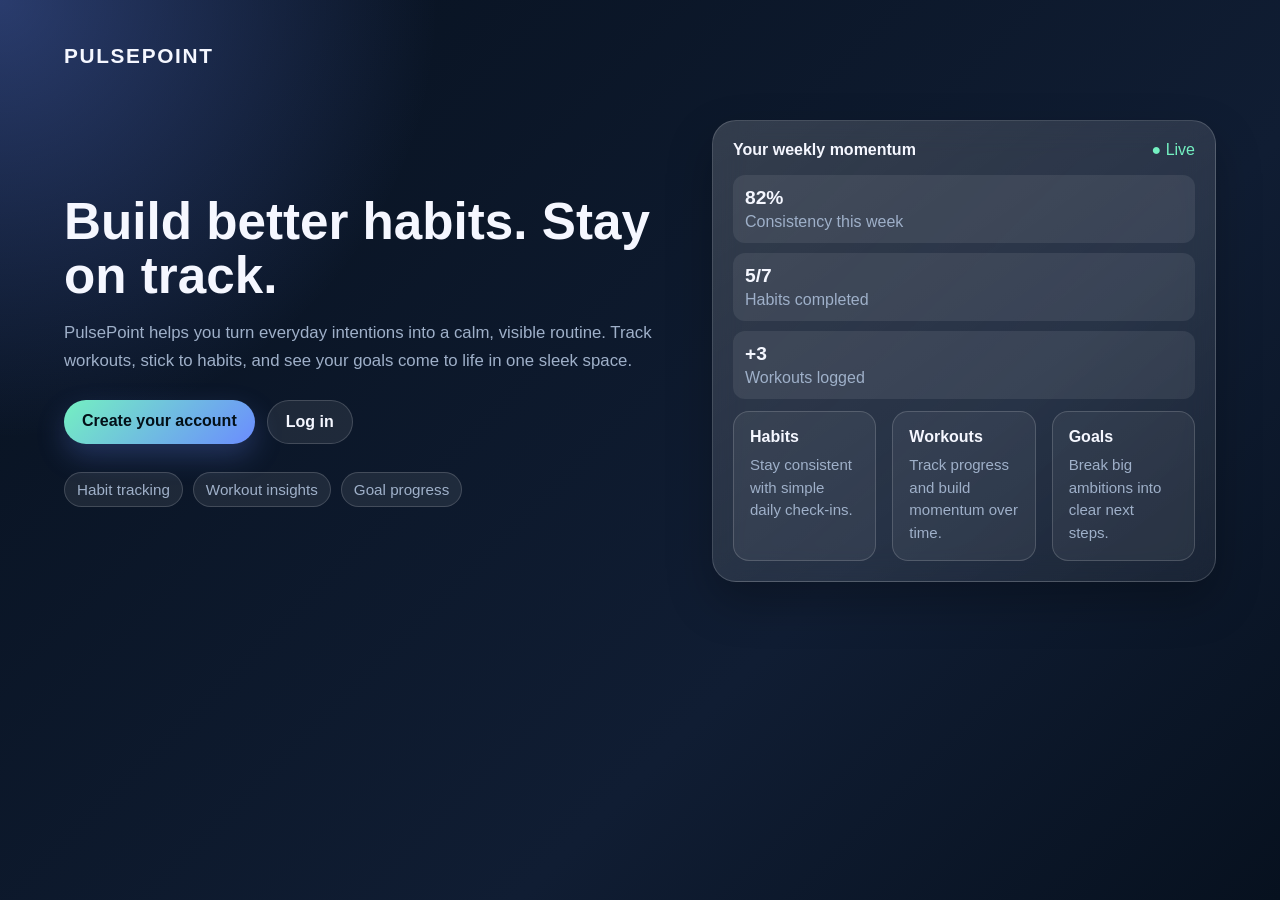
<file: frontend/index.html>
<!DOCTYPE html>
<html lang="en">
<head>
    <meta charset="UTF-8" />
    <meta name="viewport" content="width=device-width, initial-scale=1.0" />
    <title>PulsePoint | Elevate Your Routine</title>
    <style>
        :root {
            --bg: #07111f;
            --panel: rgba(255, 255, 255, 0.08);
            --text: #f5f7ff;
            --muted: #9fb0c9;
            --accent: #74f0c1;
            --accent-2: #6b8cff;
            --border: rgba(255, 255, 255, 0.16);
        }

        * {
            box-sizing: border-box;
        }

        body {
            margin: 0;
            font-family: "Inter", "Segoe UI", Roboto, sans-serif;
            color: var(--text);
            background:
                radial-gradient(circle at top left, rgba(107, 140, 255, 0.35), transparent 28%),
                linear-gradient(135deg, var(--bg), #101d33 65%, #07111f);
            min-height: 100vh;
        }

        .page {
            max-width: 1200px;
            margin: 0 auto;
            padding: 32px 24px 56px;
        }

        .nav {
            display: flex;
            justify-content: space-between;
            align-items: center;
            padding: 12px 0 28px;
        }

        .brand {
            font-size: 1.3rem;
            font-weight: 700;
            letter-spacing: 0.08em;
            text-transform: uppercase;
        }

        .nav-links a {
            color: var(--text);
            text-decoration: none;
            margin-left: 18px;
            opacity: 0.85;
        }

        .hero {
            display: grid;
            grid-template-columns: 1.1fr 0.9fr;
            gap: 32px;
            align-items: center;
            padding: 24px 0 40px;
        }

        .hero-copy h1 {
            font-size: clamp(2.2rem, 4vw, 3.6rem);
            line-height: 1.05;
            margin: 0 0 16px;
        }

        .hero-copy p {
            font-size: 1.05rem;
            color: var(--muted);
            line-height: 1.7;
            margin: 0 0 24px;
            max-width: 620px;
        }

        .actions {
            display: flex;
            flex-wrap: wrap;
            gap: 12px;
            margin-bottom: 28px;
        }

        .btn {
            display: inline-block;
            padding: 12px 18px;
            border-radius: 999px;
            font-weight: 600;
            text-decoration: none;
            transition: transform 180ms ease, box-shadow 180ms ease;
        }

        .btn:hover {
            transform: translateY(-2px);
        }

        .btn-primary {
            background: linear-gradient(135deg, var(--accent), var(--accent-2));
            color: #031018;
            box-shadow: 0 12px 28px rgba(107, 140, 255, 0.25);
        }

        .btn-secondary {
            color: var(--text);
            background: rgba(255, 255, 255, 0.08);
            border: 1px solid var(--border);
        }

        .pill-row {
            display: flex;
            flex-wrap: wrap;
            gap: 10px;
        }

        .pill {
            padding: 8px 12px;
            border-radius: 999px;
            background: rgba(255, 255, 255, 0.08);
            border: 1px solid var(--border);
            color: var(--muted);
            font-size: 0.95rem;
        }

        .preview-card {
            background: linear-gradient(145deg, rgba(255,255,255,0.16), rgba(255,255,255,0.06));
            border: 1px solid var(--border);
            border-radius: 24px;
            padding: 20px;
            backdrop-filter: blur(16px);
            box-shadow: 0 20px 45px rgba(0, 0, 0, 0.25);
        }

        .preview-top {
            display: flex;
            justify-content: space-between;
            align-items: center;
            margin-bottom: 16px;
        }

        .mini-stat {
            background: rgba(255,255,255,0.08);
            border-radius: 12px;
            padding: 12px;
            margin-bottom: 10px;
        }

        .mini-stat strong {
            display: block;
            font-size: 1.2rem;
            margin-bottom: 4px;
        }

        .feature-grid {
            display: grid;
            grid-template-columns: repeat(3, minmax(0, 1fr));
            gap: 16px;
            margin-top: 12px;
        }

        .feature-card {
            background: rgba(255,255,255,0.06);
            border: 1px solid var(--border);
            border-radius: 16px;
            padding: 16px;
        }

        .feature-card h3 {
            margin: 0 0 8px;
            font-size: 1rem;
        }

        .feature-card p {
            margin: 0;
            color: var(--muted);
            font-size: 0.94rem;
            line-height: 1.5;
        }

        @media (max-width: 860px) {
            .hero {
                grid-template-columns: 1fr;
            }

            .feature-grid {
                grid-template-columns: 1fr;
            }
        }
    </style>
</head>
<body>
    <div class="page">
        <nav class="nav">
            <div class="brand">PulsePoint</div>
        </nav>

        <section class="hero">
            <div class="hero-copy">
                <h1>Build better habits. Stay on track.</h1>
                <p>PulsePoint helps you turn everyday intentions into a calm, visible routine. Track workouts, stick to habits, and see your goals come to life in one sleek space.</p>

                <div class="actions">
                    <a class="btn btn-primary" href="accounts">Create your account</a>
                    <a class="btn btn-secondary" href="login">Log in</a>
                </div>

                <div class="pill-row">
                    <span class="pill">Habit tracking</span>
                    <span class="pill">Workout insights</span>
                    <span class="pill">Goal progress</span>
                </div>
            </div>

            <div class="preview-card">
                <div class="preview-top">
                    <strong>Your weekly momentum</strong>
                    <span style="color: var(--accent);">● Live</span>
                </div>

                <div class="mini-stat">
                    <strong>82%</strong>
                    <span style="color: var(--muted);">Consistency this week</span>
                </div>
                <div class="mini-stat">
                    <strong>5/7</strong>
                    <span style="color: var(--muted);">Habits completed</span>
                </div>
                <div class="mini-stat">
                    <strong>+3</strong>
                    <span style="color: var(--muted);">Workouts logged</span>
                </div>

                <div class="feature-grid">
                    <div class="feature-card">
                        <h3>Habits</h3>
                        <p>Stay consistent with simple daily check-ins.</p>
                    </div>
                    <div class="feature-card">
                        <h3>Workouts</h3>
                        <p>Track progress and build momentum over time.</p>
                    </div>
                    <div class="feature-card">
                        <h3>Goals</h3>
                        <p>Break big ambitions into clear next steps.</p>
                    </div>
                </div>
            </div>
        </section>
    </div>
</body>
</html>
</file>
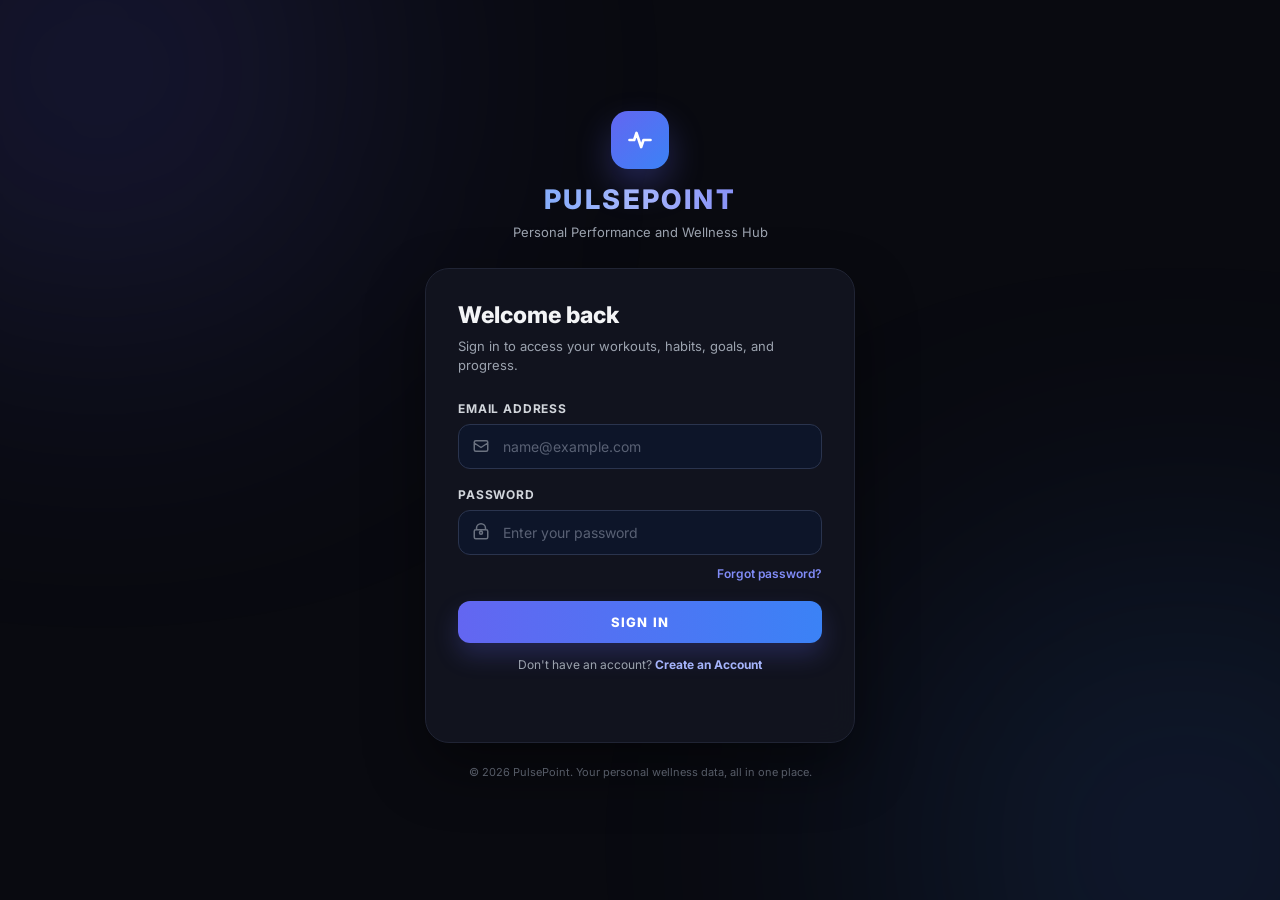
<file: frontend/login.html>
<!DOCTYPE html>
<html lang="en">
<head>
    <meta charset="UTF-8">
    <meta name="viewport" content="width=device-width, initial-scale=1.0">
    <title>PulsePoint Login</title>
    <link
        href="https://fonts.googleapis.com/css2?family=Inter:wght@400;500;600;700;800&display=swap"
        rel="stylesheet"
    >
    <style>
        :root {
            --background: #090a10;
            --panel: rgba(19, 21, 32, 0.92);
            --panel-border: #202434;
            --input-background: #0d1529;
            --input-border: #2a344e;
            --text-main: #f3f4f6;
            --text-muted: #9ca3af;
            --indigo: #6366f1;
            --blue: #3b82f6;
            --green: #10b981;
            --red: #f87171;
        }
        * {
            box-sizing: border-box;
        }
        body {
            min-height: 100vh;
            margin: 0;
            font-family: "Inter", sans-serif;
            color: var(--text-main);
            background: var(--background);
            display: flex;
            align-items: center;
            justify-content: center;
            padding: 24px;
            position: relative;
            overflow: hidden;
        }
        .ambient-glow {
            position: fixed;
            border-radius: 50%;
            pointer-events: none;
            filter: blur(140px);
        }
        .ambient-glow-left {
            width: 500px;
            height: 500px;
            top: -180px;
            left: -150px;
            background: rgba(99, 102, 241, 0.18);
        }
        .ambient-glow-right {
            width: 550px;
            height: 550px;
            right: -180px;
            bottom: -220px;
            background: rgba(59, 130, 246, 0.15);
        }
        .login-container {
            width: 100%;
            max-width: 430px;
            position: relative;
            z-index: 2;
        }
        .brand-area {
            text-align: center;
            margin-bottom: 28px;
        }
        .brand-icon {
            width: 58px;
            height: 58px;
            margin: 0 auto 14px;
            border-radius: 17px;
            display: flex;
            align-items: center;
            justify-content: center;
            background: linear-gradient(135deg, var(--indigo), var(--blue));
            box-shadow: 0 16px 35px rgba(99, 102, 241, 0.3);
        }
        .brand-icon svg {
            width: 28px;
            height: 28px;
        }
        .brand-name {
            margin: 0;
            font-size: 27px;
            font-weight: 800;
            letter-spacing: 0.09em;
            background: linear-gradient(
                to right,
                #60a5fa,
                #a5b4fc,
                var(--indigo)
            );
            -webkit-background-clip: text;
            background-clip: text;
            color: transparent;
        }
        .brand-subtitle {
            margin: 8px 0 0;
            color: var(--text-muted);
            font-size: 13px;
        }
        .login-card {
            padding: 32px;
            border: 1px solid var(--panel-border);
            border-radius: 24px;
            background: var(--panel);
            backdrop-filter: blur(14px);
            box-shadow: 0 25px 60px rgba(0, 0, 0, 0.45);
        }
        .login-card h2 {
            margin: 0;
            font-size: 23px;
            font-weight: 800;
        }
        .login-description {
            margin: 8px 0 25px;
            color: var(--text-muted);
            font-size: 13px;
            line-height: 1.5;
        }
        .form-group {
            margin-bottom: 18px;
            text-align: left;
        }
        .form-group label {
            display: block;
            margin-bottom: 8px;
            color: #d1d5db;
            font-size: 12px;
            font-weight: 700;
            text-transform: uppercase;
            letter-spacing: 0.07em;
        }
        .input-wrapper {
            position: relative;
        }
        .input-wrapper svg {
            position: absolute;
            top: 50%;
            left: 14px;
            width: 18px;
            height: 18px;
            color: #6b7280;
            transform: translateY(-50%);
            pointer-events: none;
        }
        input {
            width: 100%;
            padding: 13px 15px 13px 44px;
            border: 1px solid var(--input-border);
            border-radius: 12px;
            background: var(--input-background);
            color: #ffffff;
            font-family: inherit;
            font-size: 14px;
            outline: none;
            transition:
                border-color 0.2s ease,
                box-shadow 0.2s ease;
        }
        input::placeholder {
            color: #596174;
        }
        input:focus {
            border-color: rgba(99, 102, 241, 0.9);
            box-shadow: 0 0 0 3px rgba(99, 102, 241, 0.13);
        }
        .password-actions {
            display: flex;
            align-items: center;
            justify-content: flex-end;
            margin-top: -7px;
            margin-bottom: 20px;
        }
        .text-button {
            padding: 0;
            border: none;
            background: none;
            color: #818cf8;
            font-family: inherit;
            font-size: 12px;
            font-weight: 600;
            cursor: pointer;
        }
        .text-button:hover {
            color: #a5b4fc;
            text-decoration: underline;
        }
        .login-button {
            width: 100%;
            padding: 13px 18px;
            border: none;
            border-radius: 12px;
            background: linear-gradient(
                to right,
                var(--indigo),
                var(--blue)
            );
            color: #ffffff;
            font-family: inherit;
            font-size: 13px;
            font-weight: 800;
            text-transform: uppercase;
            letter-spacing: 0.08em;
            cursor: pointer;
            box-shadow: 0 12px 25px rgba(99, 102, 241, 0.23);
            transition:
                transform 0.2s ease,
                opacity 0.2s ease;
        }
        .login-button:hover {
            transform: translateY(-1px);
            opacity: 0.93;
        }
        .login-button:disabled {
            opacity: 0.55;
            cursor: not-allowed;
            transform: none;
        }
        .message {
            min-height: 20px;
            margin: 18px 0 0;
            text-align: center;
            font-size: 13px;
        }
        .message.success {
            color: var(--green);
        }
        .message.error {
            color: var(--red);
        }
        .signup-prompt {
            margin: 14px 0 0;
            text-align: center;
            color: var(--text-muted);
            font-size: 12px;
        }
        .signup-link {
            color: #a5b4fc;
            font-weight: 700;
            text-decoration: none;
        }
        .signup-link:hover {
            color: #c7d2fe;
            text-decoration: underline;
        }
        .footer-text {
            margin-top: 22px;
            text-align: center;
            color: #6b7280;
            font-size: 11px;
        }
        /* Forgot-password modal */
        .modal-overlay {
            position: fixed;
            inset: 0;
            z-index: 20;
            padding: 24px;
            background: rgba(3, 5, 10, 0.78);
            backdrop-filter: blur(7px);
            display: none;
            align-items: center;
            justify-content: center;
        }
        .modal-overlay.visible {
            display: flex;
        }
        .modal-card {
            width: 100%;
            max-width: 410px;
            padding: 28px;
            border: 1px solid var(--panel-border);
            border-radius: 20px;
            background: #131520;
            box-shadow: 0 25px 70px rgba(0, 0, 0, 0.55);
        }
        .modal-header {
            display: flex;
            align-items: flex-start;
            justify-content: space-between;
            gap: 15px;
            margin-bottom: 22px;
        }
        .modal-header h3 {
            margin: 0;
            font-size: 19px;
        }
        .modal-header p {
            margin: 7px 0 0;
            color: var(--text-muted);
            font-size: 12px;
            line-height: 1.5;
        }
        .close-button {
            padding: 2px;
            border: none;
            background: none;
            color: var(--text-muted);
            font-size: 25px;
            cursor: pointer;
        }
        .close-button:hover {
            color: white;
        }
        .modal-actions {
            display: flex;
            gap: 10px;
            margin-top: 22px;
        }
        .secondary-button,
        .recovery-button {
            flex: 1;
            padding: 11px;
            border-radius: 11px;
            font-family: inherit;
            font-size: 12px;
            font-weight: 700;
            cursor: pointer;
        }
        .secondary-button {
            border: 1px solid #374151;
            background: transparent;
            color: #d1d5db;
        }
        .recovery-button {
            border: none;
            background: linear-gradient(
                to right,
                var(--indigo),
                var(--blue)
            );
            color: #ffffff;
        }
        @media (max-width: 500px) {
            .login-card {
                padding: 25px 20px;
            }
            .modal-actions {
                flex-direction: column-reverse;
            }
        }
    </style>
</head>
<body>
    <div class="ambient-glow ambient-glow-left"></div>
    <div class="ambient-glow ambient-glow-right"></div>
    <main class="login-container">
        <div class="brand-area">
            <div class="brand-icon">
                <svg
                    fill="none"
                    stroke="white"
                    viewBox="0 0 24 24"
                    aria-hidden="true"
                >
                    <path
                        stroke-linecap="round"
                        stroke-linejoin="round"
                        stroke-width="2.3"
                        d="M3 12h4l2-6 4 12 2-6h6"
                    ></path>
                </svg>
            </div>
            
            <h1 class="brand-name">PULSEPOINT</h1>
            <p class="brand-subtitle">
                Personal Performance and Wellness Hub
            </p>
        </div>
        <section class="login-card">
            <h2>Welcome back</h2>
            <p class="login-description">
                Sign in to access your workouts, habits, goals, and progress.
            </p>
            <form id="loginForm">
                <div class="form-group">
                    <label for="email">Email address</label>
                    <div class="input-wrapper">
                        <svg
                            fill="none"
                            stroke="currentColor"
                            viewBox="0 0 24 24"
                        >
                            <path
                                stroke-linecap="round"
                                stroke-linejoin="round"
                                stroke-width="2"
                                d="M3 8l9 6 9-6M5 19h14a2 2 0 002-2V7a2 2 0 00-2-2H5a2 2 0 00-2 2v10a2 2 0 002 2z"
                            ></path>
                        </svg>
                        <input
                            type="email"
                            id="email"
                            placeholder="name@example.com"
                            autocomplete="email"
                            required
                        >
                    </div>
                </div>
                <div class="form-group">
                    <label for="password">Password</label>
                    <div class="input-wrapper">
                        <svg
                            fill="none"
                            stroke="currentColor"
                            viewBox="0 0 24 24"
                        >
                            <path
                                stroke-linecap="round"
                                stroke-linejoin="round"
                                stroke-width="2"
                                d="M12 11c1.105 0 2 .895 2 2s-.895 2-2 2-2-.895-2-2 .895-2 2-2zm6-2V7a6 6 0 10-12 0v2m-1 0h14a2 2 0 012 2v8a2 2 0 01-2 2H5a2 2 0 01-2-2v-8a2 2 0 012-2z"
                            ></path>
                        </svg>
                        <input
                            type="password"
                            id="password"
                            placeholder="Enter your password"
                            autocomplete="current-password"
                            required
                        >
                    </div>
                </div>
                <div class="password-actions">
                    <button
                        type="button"
                        class="text-button"
                        onclick="openRecoveryModal()"
                    >
                        Forgot password?
                    </button>
                </div>
                <button
                    type="submit"
                    id="loginButton"
                    class="login-button"
                >
                    Sign in
                </button>
                <p class="signup-prompt">
                    Don't have an account?
                    <a href="/accounts" class="signup-link">Create an Account</a>
                </p>
                <p id="message" class="message" role="status"></p>
            </form>
        </section>
        <p class="footer-text">
            © 2026 PulsePoint. Your personal wellness data, all in one place.
        </p>
    </main>
    <!-- Forgot-password modal -->
    <div
        id="recoveryModal"
        class="modal-overlay"
        role="dialog"
        aria-modal="true"
        aria-labelledby="recoveryTitle"
    >
        <div class="modal-card">
            <div class="modal-header">
                <div>
                    <h3 id="recoveryTitle">Recover your account</h3>
                    <p>
                        Enter your account email and we will send you password
                        reset instructions.
                    </p>
                </div>
                <button
                    type="button"
                    class="close-button"
                    onclick="closeRecoveryModal()"
                    aria-label="Close password recovery"
                >
                    &times;
                </button>
            </div>
            <form id="recoveryForm">
                <div class="form-group">
                    <label for="recoveryEmail">Email address</label>
                    <div class="input-wrapper">
                        <svg
                            fill="none"
                            stroke="currentColor"
                            viewBox="0 0 24 24"
                        >
                            <path
                                stroke-linecap="round"
                                stroke-linejoin="round"
                                stroke-width="2"
                                d="M3 8l9 6 9-6M5 19h14a2 2 0 002-2V7a2 2 0 00-2-2H5a2 2 0 00-2 2v10a2 2 0 002 2z"
                            ></path>
                        </svg>
                        <input
                            type="email"
                            id="recoveryEmail"
                            placeholder="name@example.com"
                            autocomplete="email"
                            required
                        >
                    </div>
                </div>
                <p
                    id="recoveryMessage"
                    class="message"
                    role="status"
                ></p>
                <div class="modal-actions">
                    <button
                        type="button"
                        class="secondary-button"
                        onclick="closeRecoveryModal()"
                    >
                        Cancel
                    </button>
                    <button
                        type="submit"
                        id="recoveryButton"
                        class="recovery-button"
                    >
                        Send reset link
                    </button>
                </div>
            </form>
        </div>
    </div>
    <script src="/frontend/js/app-common.js"></script>
    <script>
        const { apiFetch: fetch } = window.PulseApp;
        const STORAGE_KEYS = {
            userId: "userId",
            userName: "userName",
            userEmail: "userEmail",
            userStreak: "userStreak"
        };
        const loginForm = document.getElementById("loginForm");
        const recoveryForm = document.getElementById("recoveryForm");
        loginForm.addEventListener("submit", login);
        recoveryForm.addEventListener("submit", requestPasswordReset);
        async function login(event) {
            event.preventDefault();
            const email = document.getElementById("email").value.trim();
            const password = document.getElementById("password").value;
            const message = document.getElementById("message");
            const loginButton = document.getElementById("loginButton");
            setMessage(message, "", "");
            if (!email || !password) {
                setMessage(
                    message,
                    "Please enter your email and password.",
                    "error"
                );
                return;
            }
            loginButton.disabled = true;
            loginButton.textContent = "Signing in...";
            try {
                const response = await fetch("/auth/login", {
                    method: "POST",
                    headers: {
                        "Content-Type": "application/json"
                    },
                    body: JSON.stringify({
                        email,
                        password
                    })
                });
                const data = await response.json();
                if (response.ok) {
                    localStorage.setItem(
                        STORAGE_KEYS.userId,
                        data.user_id
                    );
                    localStorage.setItem(
                        STORAGE_KEYS.userName,
                        data.name ?? ""
                    );
                    localStorage.setItem(
                        STORAGE_KEYS.userEmail,
                        data.email ?? email
                    );
                    localStorage.setItem(
                        STORAGE_KEYS.userStreak,
                        data.current_streak ?? 0
                    );
                    setMessage(
                        message,
                        data.message || "Login successful. Redirecting...",
                        "success"
                    );
                    setTimeout(() => {
                        window.location.href = "/home";
                    }, 700);
                } else {
                    const errorText =
                        typeof data.detail === "string"
                            ? data.detail
                            : JSON.stringify(data.detail);
                    setMessage(
                        message,
                        errorText || "Incorrect email or password.",
                        "error"
                    );
                }
            } catch (error) {
                console.error("Login error:", error);
                setMessage(
                    message,
                    "Unable to connect to the server.",
                    "error"
                );
            } finally {
                loginButton.disabled = false;
                loginButton.textContent = "Sign in";
            }
        }
        function openRecoveryModal() {
            const modal = document.getElementById("recoveryModal");
            const loginEmail = document.getElementById("email").value.trim();
            const recoveryEmail =
                document.getElementById("recoveryEmail");
            document.getElementById("recoveryMessage").textContent = "";
            if (loginEmail) {
                recoveryEmail.value = loginEmail;
            }
            modal.classList.add("visible");
            setTimeout(() => {
                recoveryEmail.focus();
            }, 50);
        }
        function closeRecoveryModal() {
            document
                .getElementById("recoveryModal")
                .classList.remove("visible");
        }
        async function requestPasswordReset(event) {
            event.preventDefault();
            const email =
                document.getElementById("recoveryEmail").value.trim();
            const message =
                document.getElementById("recoveryMessage");
            const recoveryButton =
                document.getElementById("recoveryButton");
            if (!email) {
                setMessage(
                    message,
                    "Please enter your email address.",
                    "error"
                );
                return;
            }
            recoveryButton.disabled = true;
            recoveryButton.textContent = "Sending...";
            try {
                const response = await fetch("/auth/forgot-password", {
                    method: "POST",
                    headers: {
                        "Content-Type": "application/json"
                    },
                    body: JSON.stringify({ email })
                });
                const data = await response.json();
                if (response.ok) {
                    setMessage(
                        message,
                        data.message ||
                            "Password reset instructions were sent.",
                        "success"
                    );
                } else {
                    setMessage(
                        message,
                        data.detail ||
                            "We could not process the reset request.",
                        "error"
                    );
                }
            } catch (error) {
                console.error("Password recovery error:", error);
                setMessage(
                    message,
                    "Password recovery is not available yet.",
                    "error"
                );
            } finally {
                recoveryButton.disabled = false;
                recoveryButton.textContent = "Send reset link";
            }
        }
        function setMessage(element, text, type) {
            element.textContent = text;
            element.className = "message";
            if (type) {
                element.classList.add(type);
            }
        }
        document
            .getElementById("recoveryModal")
            .addEventListener("click", function (event) {
                if (event.target === this) {
                    closeRecoveryModal();
                }
            });
        document.addEventListener("keydown", function (event) {
            if (event.key === "Escape") {
                closeRecoveryModal();
            }
        });
    </script>
</body>
</html>
</file>
